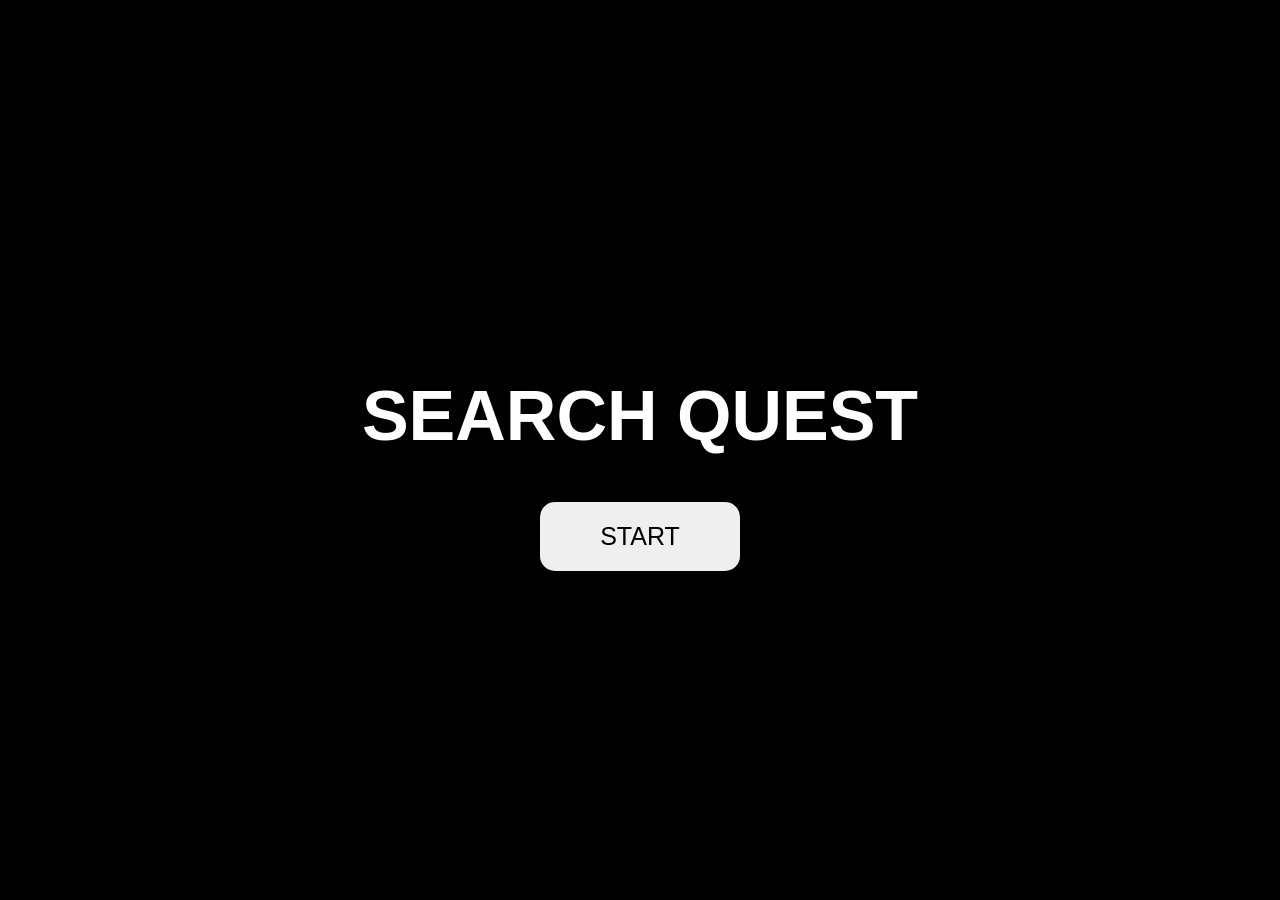
<file: index.html>
<!DOCTYPE html>
<html>
<head>
    <title>Searching Quest</title>
    <link rel="stylesheet" href="style.css">
</head>
<body>

<div id="startScreen" class="screen">
    <h1 class="title"> SEARCH QUEST </h1>
    <button class="startBtn" onclick="showMenu()">
        START
    </button>
</div>

<div id="menuScreen" class="screen hidden">
    <h1>Select Algorithm</h1>

    <div class="card"
         onclick="location.href='tutorial-linear.html'">
        <h2>Linear Search</h2>
        <p>Check every element one by one.</p>
    </div>

    <div class="card"
         onclick="location.href='tutorial-binary.html'">
        <h2>Binary Search</h2>
        <p>Divide and conquer search.</p>
    </div>

</div>

<script src="menu.js"></script>

</body>  
</html>
</file>
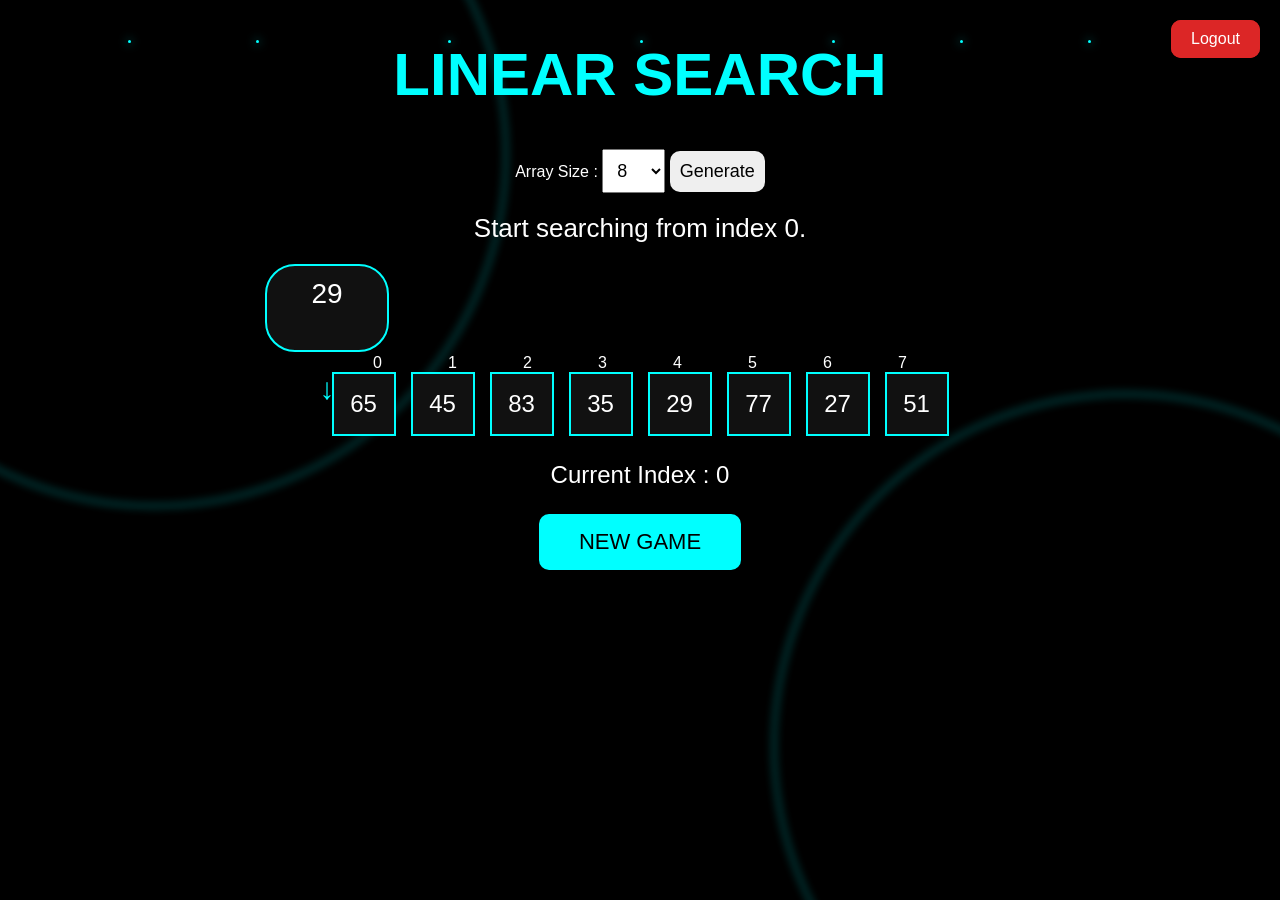
<file: linear.html>
<!DOCTYPE html>
<html>
<head>
    <title>Linear Search Game</title>
    <link rel="stylesheet" href="style.css">
</head>

<body>
    <button class="logout-btn" onclick="logout()">
    Logout
</button>

<!-- Background -->
<div class="curve curve1"></div>
<div class="curve curve2"></div>

<div class="particles">
    <span></span>
    <span></span>
    <span></span>
    <span></span>
    <span></span>
    <span></span>
    <span></span>
    <span></span>
</div>
<button class="logout-btn" onclick="logout()">
    Logout
</button>

<script>
function logout(){

    localStorage.removeItem("currentUser");

    window.location.href = "login.html";
}
</script>

</body>
<script>
function logout(){
    localStorage.clear();
    window.location.href = "index.html";
}
</script>
</html>

<!-- Result Popup -->
<div class="popup" id="popup">

    <h1>TARGET FOUND!</h1>

    <h2 id="popupText"></h2>

    <button class="popup-btn"
            onclick="restartGame()">
        NEW GAME
    </button>

</div>

<div class="game-container">

    <h1 class="game-title">
        LINEAR SEARCH
    </h1>

    <div class="controls">

        <label>Array Size :</label>

        <select id="size">
            <option>5</option>
            <option>6</option>
            <option>7</option>
            <option selected>8</option>
            <option>9</option>
            <option>10</option>
        </select>

        <button onclick="restartGame()">
            Generate
        </button>

    </div>

    <div class="status" id="status">
        Start searching from index 0.
    </div>

    <div class="result" id="result"></div>

    <div class="pointer-area">

        <div class="target-pointer" id="targetPointer">

            <div class="target-box" id="targetBox">
                <span id="target"></span>
            </div>

            <div class="arrow">
                ↓
            </div>

        </div>

    </div>

    <div class="index-row" id="indexes"></div>

    <div class="array-row" id="array"></div>

    <div class="info">
        Current Index :
        <span id="current">0</span>
    </div>

    <button class="new-game-btn"
            onclick="restartGame()">
        NEW GAME
    </button>

</div>

<script src="linear.js"></script>

</body>
</html>
</file>
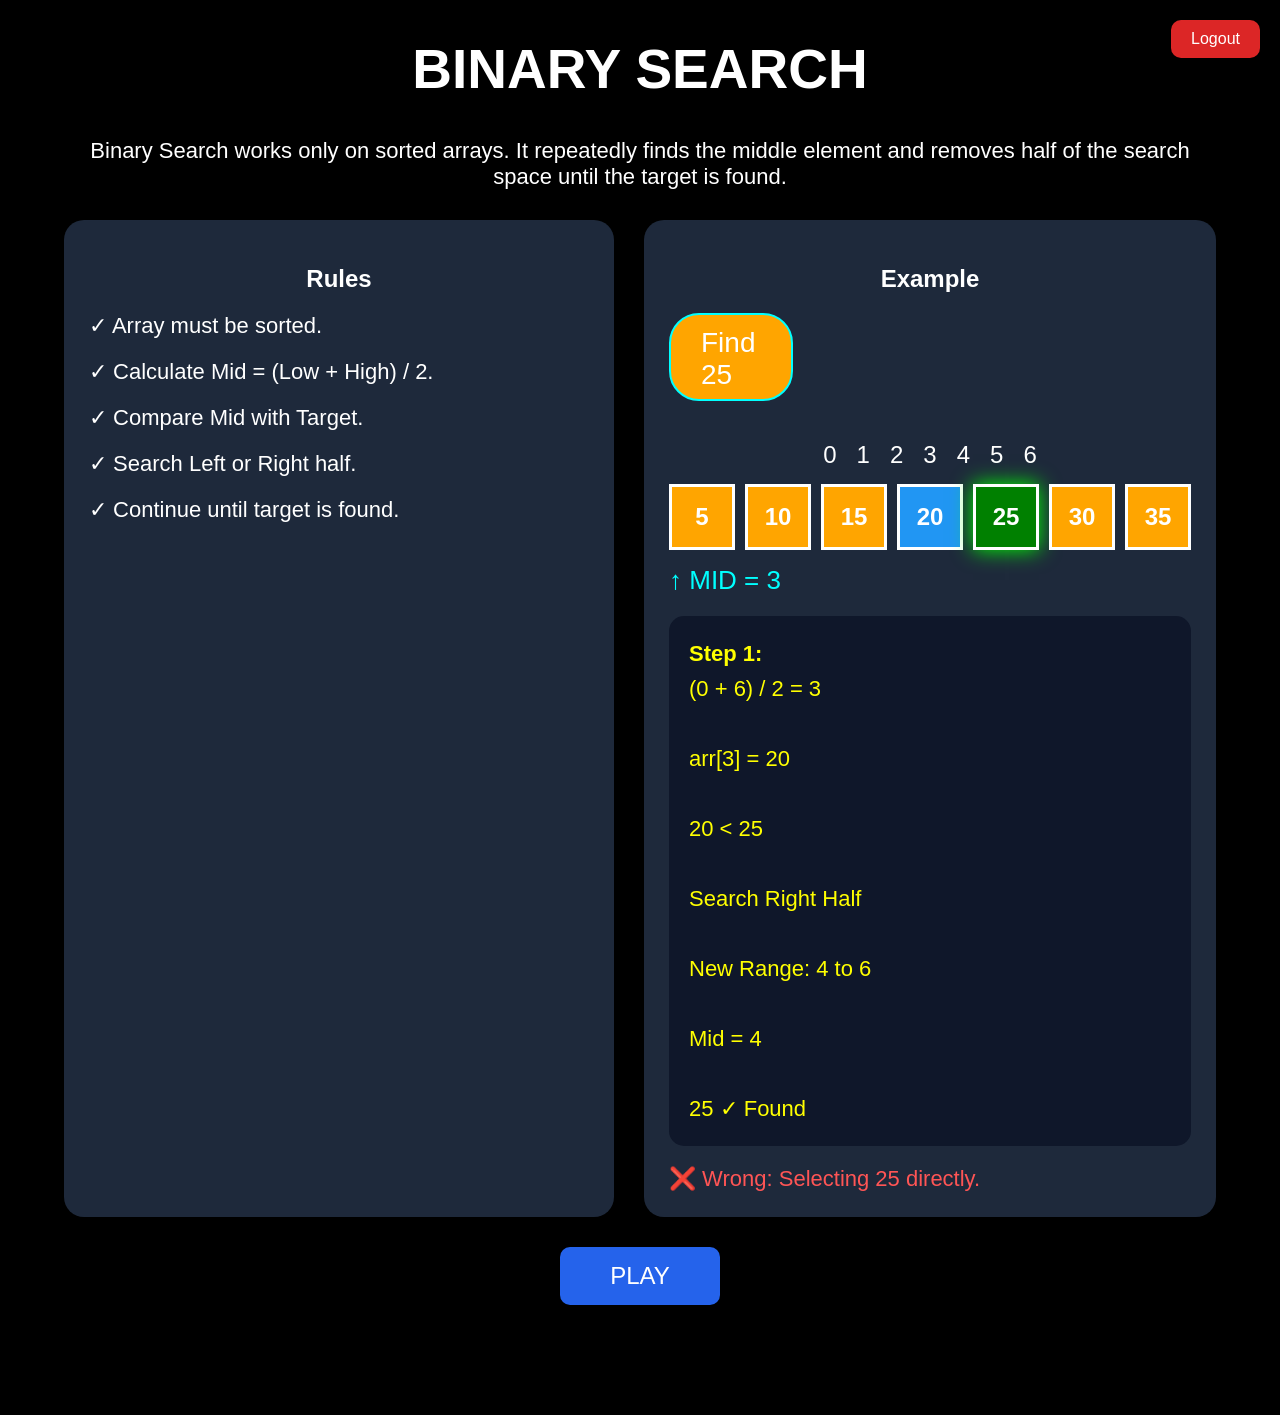
<file: tutorial-binary.html>
<!DOCTYPE html>
<html>

<head>
    <title>Binary Search Tutorial</title>
    <link rel="stylesheet" href="style.css">
</head>

<body class="binary-scroll">

    <!-- Logout Button -->
    <button class="logout-btn" onclick="logout()">
        Logout
    </button>

    <div class="binary-container">

        <h1>BINARY SEARCH</h1>

        <p class="binary-description">
            Binary Search works only on sorted arrays. It repeatedly finds
            the middle element and removes half of the search space until
            the target is found.
        </p>

        <div class="tutorial-row">

            <!-- Rules Section -->

            <div class="rules-card">

                <h2>Rules</h2>

                <p>✓ Array must be sorted.</p>

                <p>✓ Calculate Mid = (Low + High) / 2.</p>

                <p>✓ Compare Mid with Target.</p>

                <p>✓ Search Left or Right half.</p>

                <p>✓ Continue until target is found.</p>

            </div>

            <!-- Example Section -->

            <div class="example-card">

                <h2>Example</h2>

                <div class="target-box">
                    Find 25
                </div>

                <div class="indexes">
                    <span>0</span>
                    <span>1</span>
                    <span>2</span>
                    <span>3</span>
                    <span>4</span>
                    <span>5</span>
                    <span>6</span>
                </div>

                <div class="array">

                    <div class="box">5</div>
                    <div class="box">10</div>
                    <div class="box">15</div>
                    <div class="box mid">20</div>
                    <div class="box found">25</div>
                    <div class="box">30</div>
                    <div class="box">35</div>

                </div>

                <div class="mid-text">
                    ↑ MID = 3
                </div>

                <div class="steps-box">

                    <strong>Step 1:</strong><br>
                    (0 + 6) / 2 = 3

                    <br><br>

                    arr[3] = 20

                    <br><br>

                    20 &lt; 25

                    <br><br>

                    Search Right Half

                    <br><br>

                    New Range: 4 to 6

                    <br><br>

                    Mid = 4

                    <br><br>

                    25 ✓ Found

                </div>

                <div class="wrong">
                    ❌ Wrong: Selecting 25 directly.
                </div>

            </div>

        </div>

        <button class="play-btn"
            onclick="location.href='binary.html'">
            PLAY
        </button>

    </div>

    <script>
        function logout() {
            localStorage.clear();
            window.location.href = "index.html";
        }
    </script>

</body>

</html>
</file>
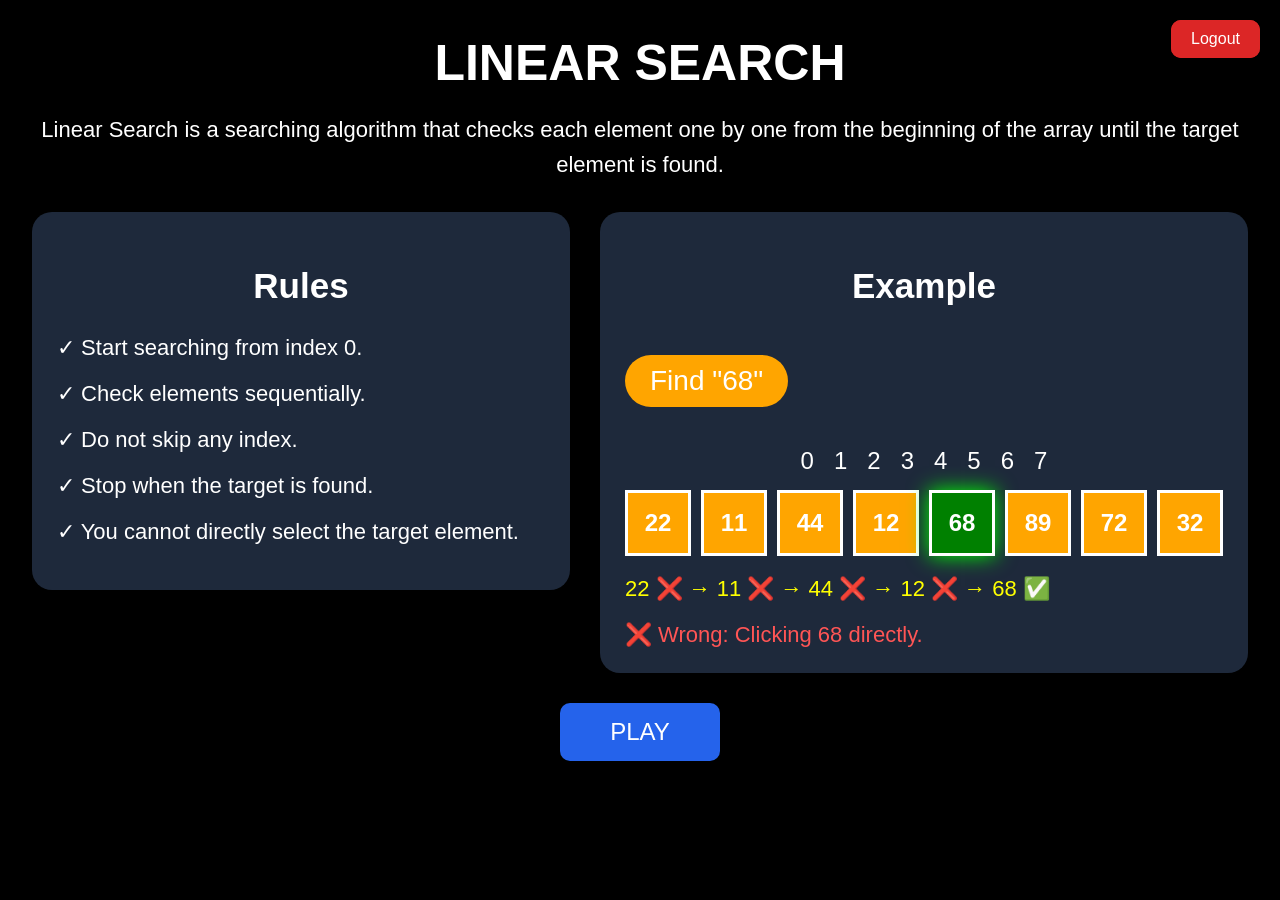
<file: tutorial-linear.html>
<!DOCTYPE html>
<html>
<head>
    <title>Linear Search Tutorial</title>
    <link rel="stylesheet" href="style.css">
</head>

<body>
<button class="logout-btn" onclick="logout()">
    Logout
</button>
<div class="background-lines">
    <span></span>
    <span></span>
    <span></span>
    <span></span>
    <span></span>
</div>
<button class="logout-btn" onclick="logout()">
    Logout
</button>

<script>
function logout(){

    localStorage.removeItem("currentUser");

    window.location.href = "login.html";
}
</script>

</body>
<script>
function logout(){
    localStorage.clear();
    window.location.href = "index.html";
}
</script>
</html>
<div class="tutorial-container">

    <h1 class="tutorial-title">LINEAR SEARCH</h1>

    <div class="description">
        Linear Search is a searching algorithm that checks each element
        one by one from the beginning of the array until the target
        element is found.
    </div>

    <div class="main-content">

        <div class="rules-box">

            <h2>Rules</h2>

            <p>✓ Start searching from index 0.</p>

            <p>✓ Check elements sequentially.</p>

            <p>✓ Do not skip any index.</p>

            <p>✓ Stop when the target is found.</p>

            <p>✓ You cannot directly select the target element.</p>

        </div>

        <div class="example-box">

            <h2>Example</h2>

            <div class="target">
                Find "68"
            </div>

            <div class="indexes">
                <span>0</span>
                <span>1</span>
                <span>2</span>
                <span>3</span>
                <span>4</span>
                <span>5</span>
                <span>6</span>
                <span>7</span>
            </div>

            <div class="array">
                <div class="box checked">22</div>
                <div class="box checked">11</div>
                <div class="box checked">44</div>
                <div class="box checked">12</div>
                <div class="box found">68</div>
                <div class="box">89</div>
                <div class="box">72</div>
                <div class="box">32</div>
            </div>

            <div class="steps">
                22 ❌ → 11 ❌ → 44 ❌ → 12 ❌ → 68 ✅
            </div>

            <div class="wrong">
                ❌ Wrong: Clicking 68 directly.
            </div>

        </div>

    </div>

    <button class="play-btn"
            onclick="location.href='linear.html'">
        PLAY
    </button>

</div>

</body>
</html>
</file>
<file: style.css>
body{
    margin:0;
    font-family:Arial, sans-serif;
    background:linear-gradient(135deg,#0f172a,#1e293b);
    color:white;
}

/* ---------- START SCREEN ---------- */

.screen{
    width:100vw;
    height:100vh;
    display:flex;
    flex-direction:column;
    justify-content:center;
    align-items:center;
}

.hidden{
    display:none;
}

.title{
    font-size:70px;
    animation:glow 2s infinite alternate;
}

.startBtn{
    padding:20px 60px;
    font-size:25px;
    border:none;
    border-radius:15px;
    cursor:pointer;
    transition:0.3s;
}

.startBtn:hover{
    transform:scale(1.1);
}

/* ---------- MENU CARDS ---------- */

.card{
    width:350px;
    background:#1e293b;
    margin:20px;
    padding:30px;
    border-radius:20px;
    cursor:pointer;
    transition:0.3s;
    text-align:center;
    box-shadow:0 0 20px rgba(0,0,0,0.5);
}

.card:hover{
    transform:scale(1.05);
}

button{
    padding:15px 40px;
    font-size:20px;
    border:none;
    border-radius:10px;
    cursor:pointer;
}

/* ---------- TUTORIAL PAGE ---------- */

.tutorial-container{
    width:95%;
    max-width:1400px;
    margin:20px auto;
}

.tutorial-title{
    text-align:center;
    font-size:50px;
    margin-bottom:20px;
}

.description{
    text-align:center;
    font-size:22px;
    line-height:35px;
    margin-bottom:30px;
}

/* Left and Right Section */

.main-content{
    display:flex;
    gap:30px;
    align-items:flex-start;
}

.rules-box,
.example-box{
    flex:1;
    background:#1e293b;
    border-radius:20px;
    padding:25px;
    box-shadow:0 0 20px rgba(0,0,0,0.4);
}

.rules-box h2,
.example-box h2{
    text-align:center;
    font-size:35px;
}

.rules-box p{
    font-size:22px;
    margin:20px 0;
}

/* ---------- EXAMPLE ---------- */

.target{
    display:inline-block;
    background:orange;
    color:white;
    padding:10px 25px;
    border-radius:30px;
    font-size:28px;
    margin:20px 0;
}

.indexes{
    display:flex;
    justify-content:center;
    gap:18px;
    font-size:22px;
    margin-top:20px;
}

.array{
    display:flex;
    justify-content:center;
    gap:8px;
    margin:15px 0;
}

.box{
    width:55px;
    height:55px;
    background:orange;
    border:3px solid white;
    display:flex;
    justify-content:center;
    align-items:center;
    font-size:22px;
    font-weight:bold;
}

.checked{
    background:#ff9800;
}

.found{
    background:green;
    box-shadow:0 0 20px lime;
}

.steps{
    margin-top:20px;
    font-size:22px;
    color:yellow;
}

.wrong{
    margin-top:15px;
    color:#ff5555;
    font-size:20px;
}

/* ---------- PLAY BUTTON ---------- */

.play-btn{
    display:block;
    margin:30px auto;
    padding:15px 50px;
    font-size:24px;
    background:#2563eb;
    color:white;
    border:none;
    border-radius:12px;
    transition:0.3s;
}

.play-btn:hover{
    background:#1d4ed8;
    transform:scale(1.05);
}

/* ---------- ANIMATION ---------- */

@keyframes glow{
    from{
        text-shadow:0 0 10px cyan;
    }
    to{
        text-shadow:0 0 40px cyan;
    }
}

/* ---------- RESPONSIVE ---------- */

@media(max-width:1100px){

    .main-content{
        flex-direction:column;
    }

    .rules-box,
    .example-box{
        width:100%;
    }

    .tutorial-title{
        font-size:40px;
    }

    .description{
        font-size:18px;
    }

    .rules-box p{
        font-size:18px;
    }

    .indexes{
        gap:12px;
        font-size:18px;
    }

    .box{
        width:45px;
        height:45px;
        font-size:18px;
    }

    .steps{
        font-size:18px;
    }
}


/* ---------- LINEAR GAME ---------- */
body{
    margin:0;
    background:black;
    overflow:hidden;
    color:white;
    font-family:Arial;
}

/* CURVES */

.curve{
    position:fixed;
    width:700px;
    height:700px;
    border:4px solid cyan;
    border-radius:50%;
    filter:blur(4px);
    opacity:0.3;
    z-index:-2;
}

.curve1{
    top:-200px;
    left:-200px;
    animation:rotate1 8s infinite alternate;
}

.curve2{
    bottom:-200px;
    right:-200px;
    animation:rotate2 10s infinite alternate;
}

@keyframes rotate1{
    from{transform:rotate(0deg);}
    to{transform:rotate(30deg);}
}

@keyframes rotate2{
    from{transform:rotate(0deg);}
    to{transform:rotate(-30deg);}
}

/* SPARKLES */

.particles span{
    position:absolute;
    width:3px;
    height:3px;
    background:cyan;
    border-radius:50%;
    box-shadow:0 0 10px cyan;
    animation:fall linear infinite;
}

.particles span:nth-child(1){left:10%;animation-duration:8s;}
.particles span:nth-child(2){left:20%;animation-duration:10s;}
.particles span:nth-child(3){left:35%;animation-duration:7s;}
.particles span:nth-child(4){left:50%;animation-duration:9s;}
.particles span:nth-child(5){left:65%;animation-duration:8s;}
.particles span:nth-child(6){left:75%;animation-duration:11s;}
.particles span:nth-child(7){left:85%;animation-duration:7s;}
.particles span:nth-child(8){left:95%;animation-duration:9s;}

@keyframes fall{
    from{top:-10px;}
    to{top:100%;}
}

/* GAME */

.game-container{
    width:90%;
    max-width:1200px;
    margin:40px auto;
    text-align:center;
}

.game-title{
    font-size:60px;
    color:cyan;
}

.controls{
    margin:20px;
}

.controls select,
.controls button{
    padding:10px;
    font-size:18px;
}

.pointer-area{
    width:750px;
    height:90px;
    margin:auto;
    position:relative;
}

.target-pointer{
    position:absolute;
    left:0;
    transition:0.5s;
}

.target-box{
    width:60px;
    height:60px;
    background:#111;
    border:2px solid cyan;
    display:flex;
    justify-content:center;
    align-items:center;
    font-size:24px;
    border-radius:10px;
}

.arrow{
    color:cyan;
    font-size:30px;
}

.index-row,
.array-row{
    display:flex;
    justify-content:center;
    gap:15px;
}

.index-box{
    width:60px;
}

.game-box{
    width:60px;
    height:60px;
    background:#111;
    border:2px solid cyan;
    display:flex;
    justify-content:center;
    align-items:center;
    font-size:24px;
    cursor:pointer;
}

.checked-box{
    background:#444;
}

.found-box{
    background:green;
    box-shadow:0 0 20px lime;
}

.status{
    font-size:26px;
    margin:20px;
}

.result{
    color:lime;
    font-size:28px;
}

.info{
    margin-top:25px;
    font-size:24px;
}

.new-game-btn{
    margin-top:25px;
    padding:15px 40px;
    background:cyan;
    border:none;
    font-size:22px;
    border-radius:10px;
}

.popup{
    position:fixed;
    top:50%;
    left:50%;
    transform:translate(-50%,-50%) scale(0);
    background:#111;
    border:2px solid cyan;
    padding:40px;
    border-radius:20px;
    text-align:center;
    box-shadow:0 0 30px cyan;
    transition:0.3s;
    z-index:100;
}

.popup.show{
    transform:translate(-50%,-50%) scale(1);
}
.popup-btn{
    margin-top:20px;
    padding:15px 35px;
    font-size:20px;
    background:cyan;
    border:none;
    border-radius:10px;
    cursor:pointer;
    transition:0.3s;
}

.popup-btn:hover{
    transform:scale(1.05);
    box-shadow:0 0 20px cyan;
}




.binary-container{
    width:90%;
    margin:30px auto;
    color:white;
}

.binary-container h1{
    text-align:center;
    font-size:55px;
}

.binary-description{
    text-align:center;
    font-size:22px;
    margin-bottom:30px;
}

.tutorial-row{
    display:flex;
    gap:30px;
}

.rules-card,
.example-card{
    flex:1;
    background:#1e293b;
    padding:25px;
    border-radius:20px;
}

.rules-card h2,
.example-card h2{
    text-align:center;
}

.rules-card p{
    font-size:22px;
    margin:20px 0;
}

.target-box{
    display:inline-block;
    background:orange;
    padding:12px 30px;
    border-radius:30px;
    font-size:28px;
    margin-bottom:20px;
}

.indexes{
    display:flex;
    justify-content:center;
    gap:20px;
    font-size:24px;
    margin-bottom:10px;
}

.array{
    display:flex;
    justify-content:center;
    gap:10px;
}

.box{
    width:60px;
    height:60px;
    background:orange;
    border:3px solid white;
    display:flex;
    justify-content:center;
    align-items:center;
    font-size:24px;
    font-weight:bold;
}

.mid{
    background:#2196f3;
}

.found{
    background:green;
    box-shadow:0 0 20px lime;
}

.mid-text{
    margin-top:15px;
    color:cyan;
    font-size:26px;
}

.steps-box{
    margin-top:20px;
    background:#0f172a;
    padding:20px;
    border-radius:15px;
    line-height:35px;
    font-size:22px;
    color:yellow;
}

.wrong{
    color:#ff5555;
    margin-top:20px;
    font-size:22px;
}

.play-btn{
    display:block;
    margin:30px auto;
    padding:15px 50px;
    font-size:24px;
    border:none;
    border-radius:10px;
    cursor:pointer;
}

@media(max-width:1000px){

    .tutorial-row{
        flex-direction:column;
    }

    .array{
        flex-wrap:wrap;
    }
}


.binary-scroll{
    overflow-y:auto !important;
    overflow-x:hidden;
    min-height:100vh;
}

.binary-container{
    padding-bottom:50px;
}

.logout-btn{
    position:fixed;
    top:20px;
    right:20px;

    padding:10px 20px;

    background:#dc2626;
    color:white;

    border:none;
    border-radius:10px;

    font-size:16px;
    cursor:pointer;

    z-index:1000;

    transition:0.3s;
}

.logout-btn:hover{
    background:#b91c1c;
    transform:scale(1.05);
}
</file>
